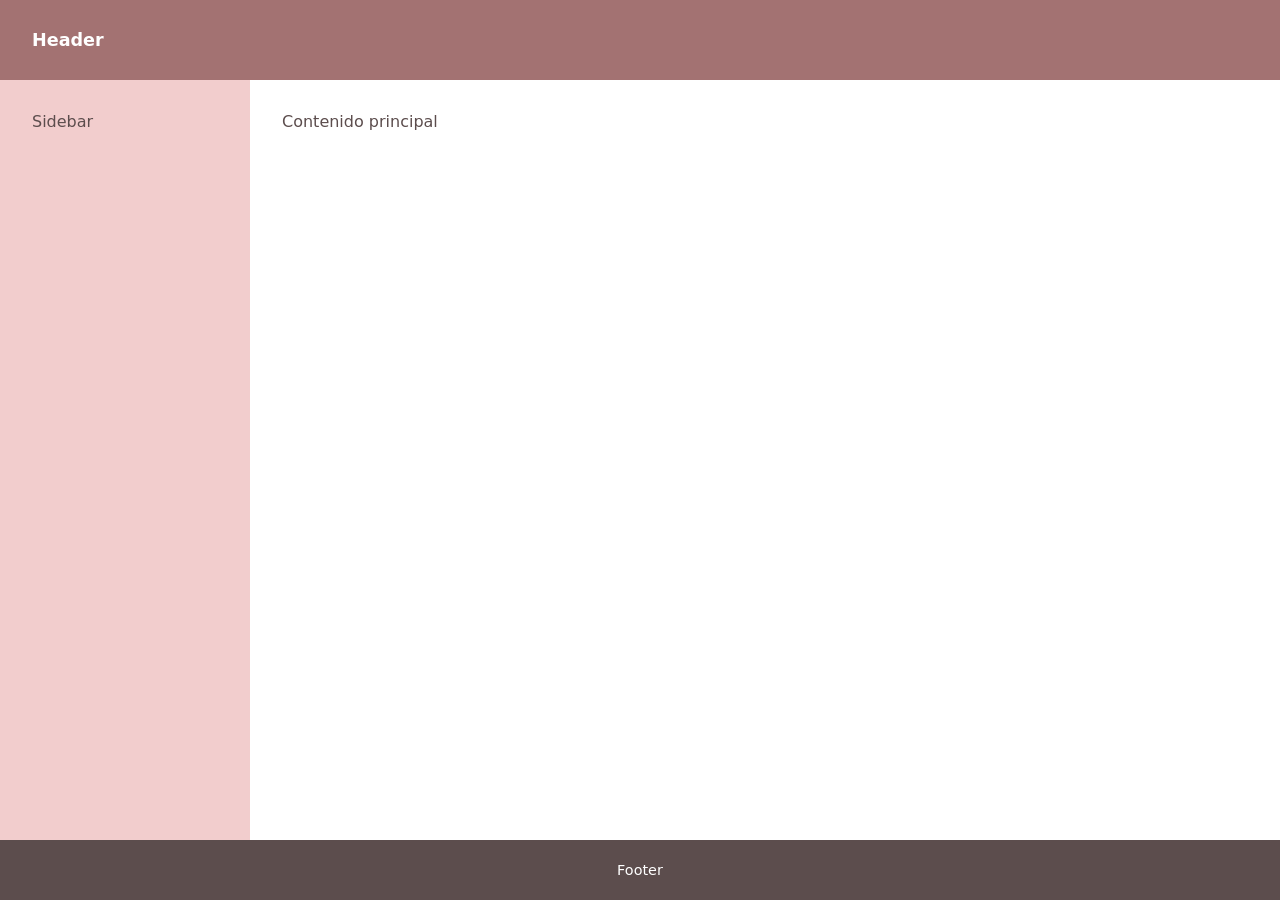
<file: Ejercicio 10/index.html>
<!DOCTYPE html>
<html lang="es">
<head>
  <meta charset="UTF-8">
  <title>Ejercicio 10</title>
  <link rel="stylesheet" href="styles.css">
</head>
<body>
  <div class="layout">
    <header class="header">Header</header>
    <aside class="sidebar">Sidebar</aside>
    <main class="contenido">Contenido principal</main>
    <footer class="footer">Footer</footer>
  </div>
</body>
</html>
</file>
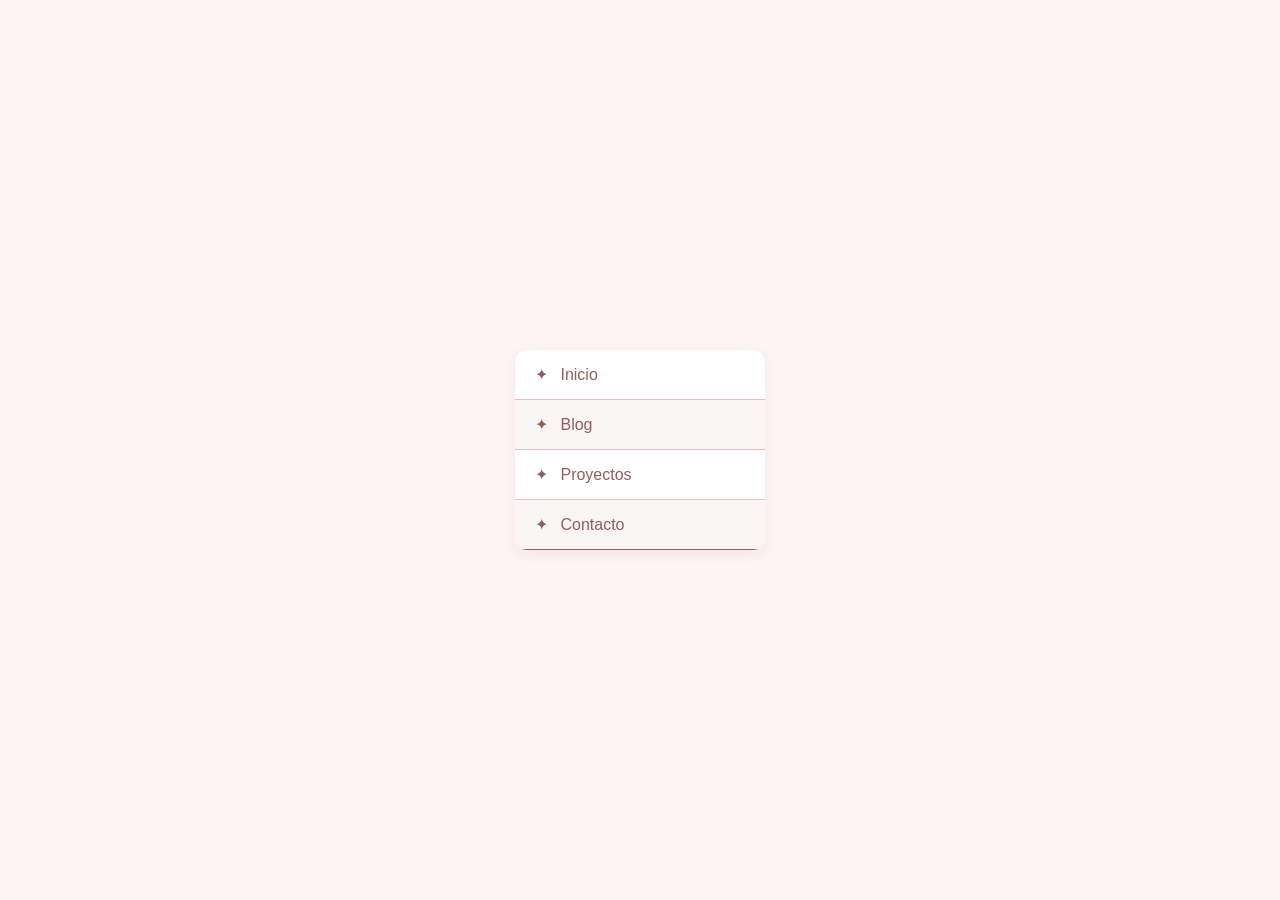
<file: Ejercicio 11/index.html>
<!DOCTYPE html>
<html lang="es">
<head>
  <meta charset="UTF-8">
  <title>Ejercicio 11</title>
  <link rel="stylesheet" href="styles.css">
</head>
<body>
  <ul class="lista-links">
    <li><a href="#">Inicio</a></li>
    <li><a href="#">Blog</a></li>
    <li><a href="#">Proyectos</a></li>
    <li><a href="#">Contacto</a></li>
  </ul>
</body>
</html>
</file>
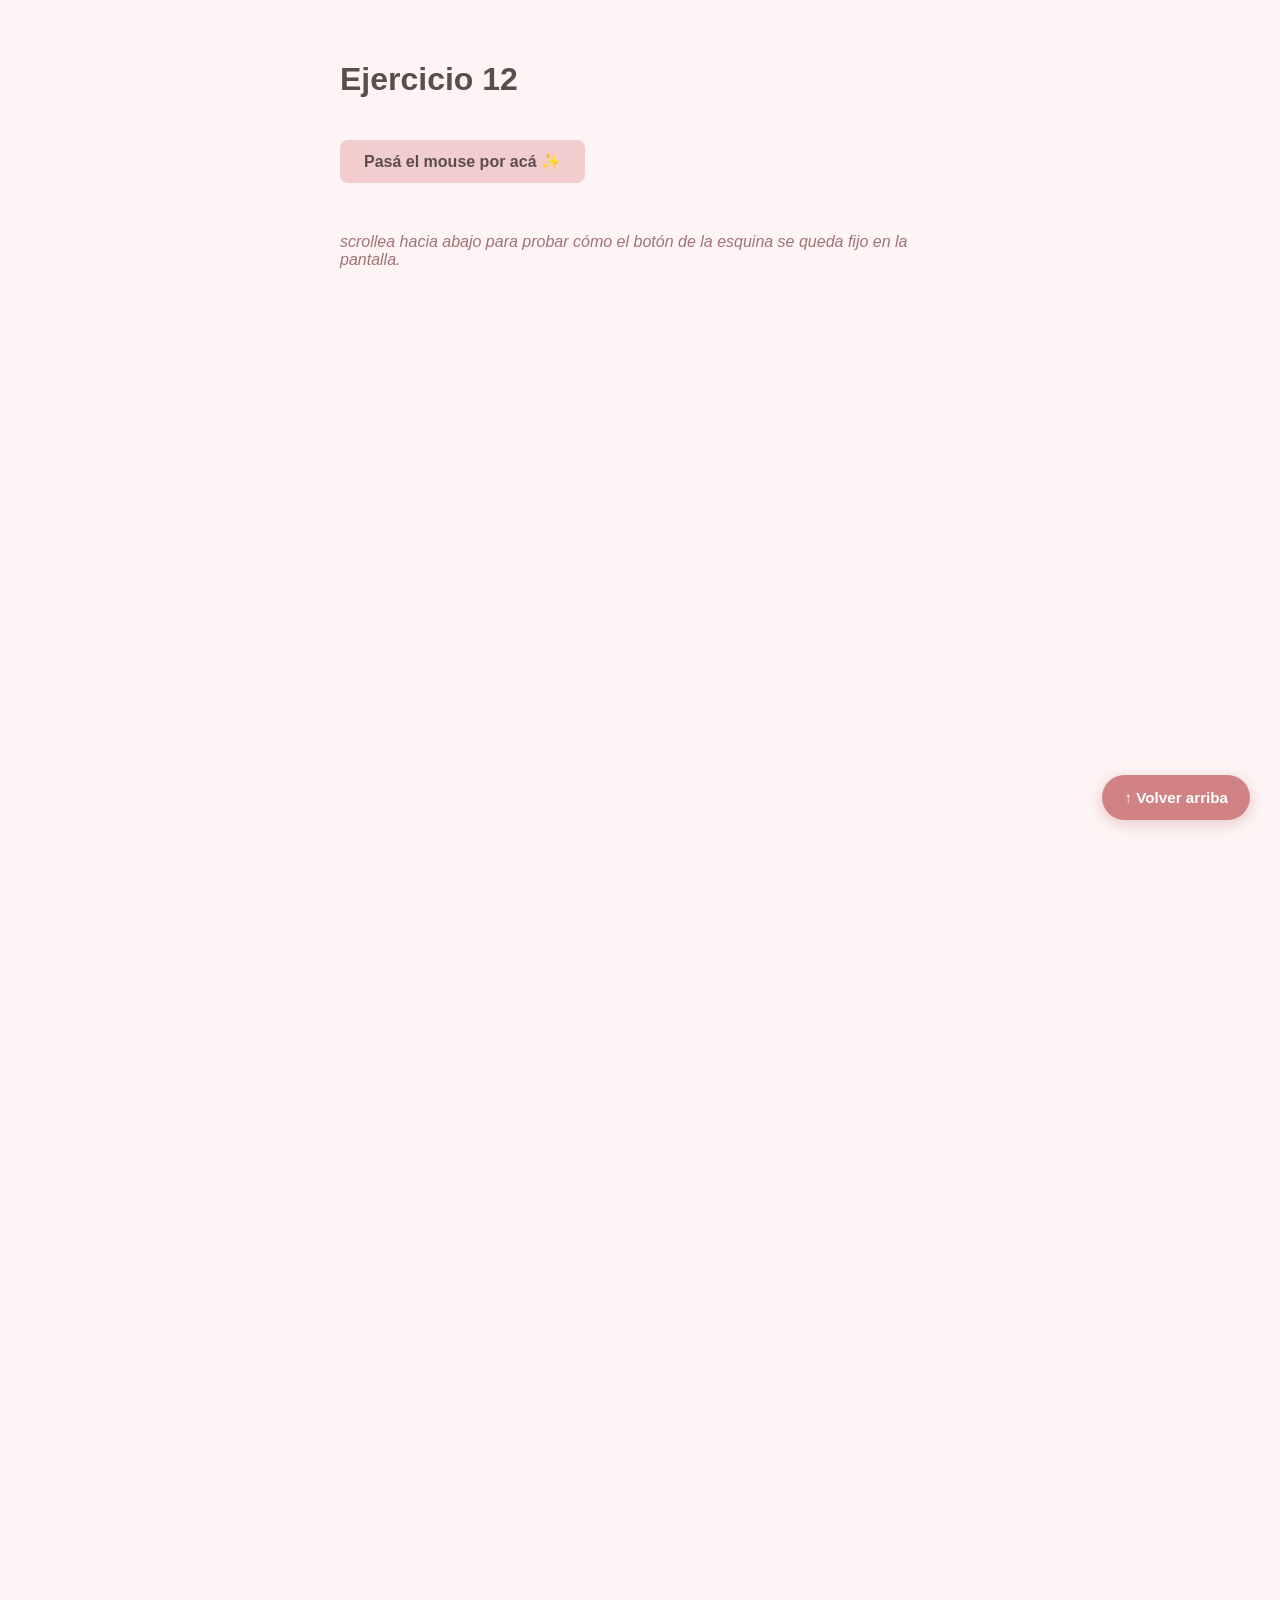
<file: Ejercicio 12/index.html>
<!DOCTYPE html>
<html lang="es">
<head>
  <meta charset="UTF-8">
  <title>Ejercicio 12 </title>
  <link rel="stylesheet" href="styles.css">
</head>
<body id="inicio">

  <main class="contenedor">
    <h1>Ejercicio 12</h1>
    
    <div class="tooltip-padre">
      Pasá el mouse por acá ✨
      
      
      <span class="tooltip-hijo">Tooltip con position: absolute</span>
    </div>

    <p class="texto-scroll">
      scrollea hacia abajo para probar cómo el botón de la esquina se queda fijo en la pantalla.
    </p>
  </main>

  
  <a href="#inicio" class="btn-volver">↑ Volver arriba</a>

</body>
</html>
</file>
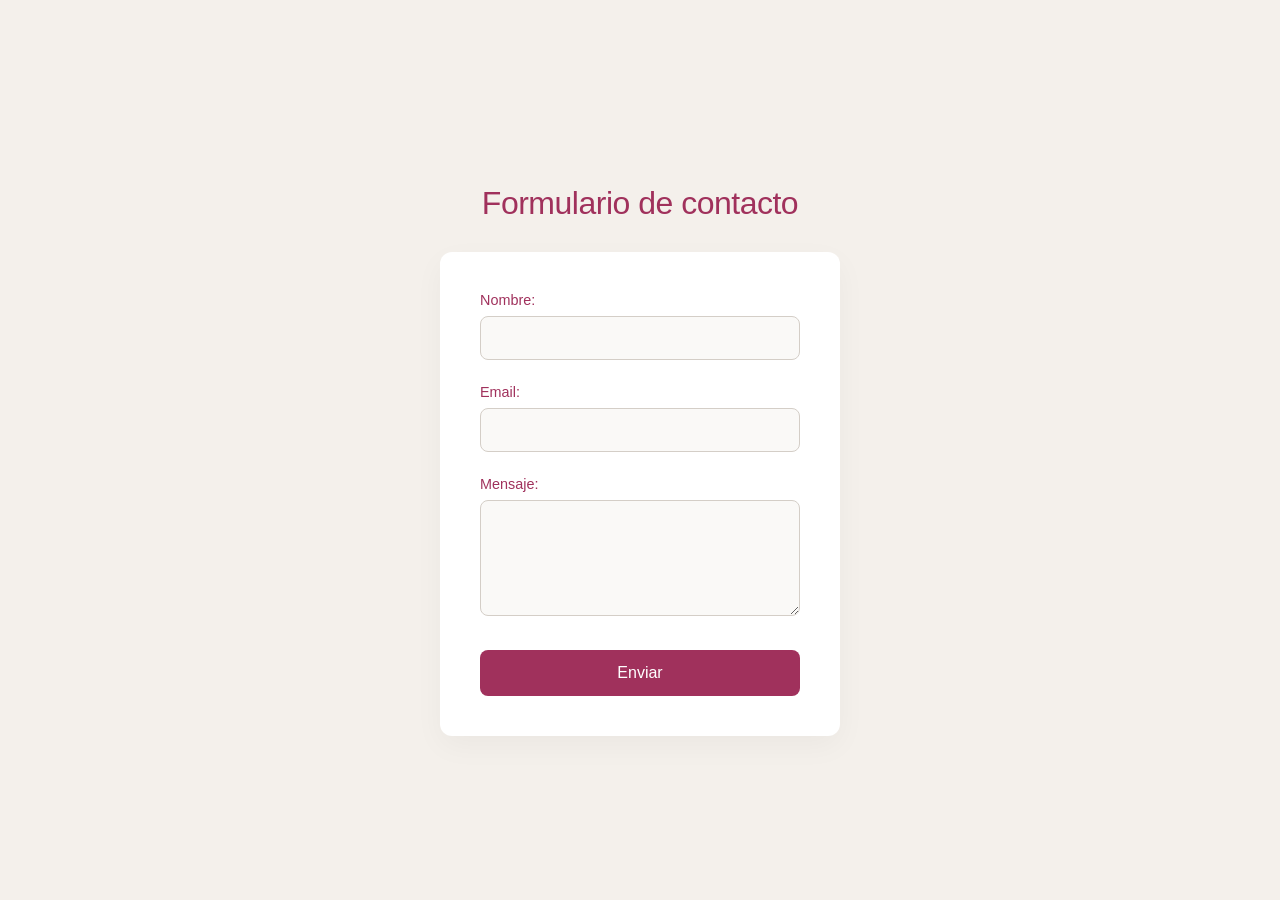
<file: Ejercicio 13/index.html>
<!DOCTYPE html>
<html lang="es">
<head>
  <meta charset="UTF-8">
  <title>Ejercicio 13</title>
  <link rel="stylesheet" href="styles.css">
</head>
<body>
  <h1>Formulario de contacto</h1>
  <form action="#" method="post">
    <div class="campo">
      <label for="nombre">Nombre:</label>
      <input type="text" id="nombre" name="nombre" required>
    </div>

    <div class="campo">
      <label for="email">Email:</label>
      <input type="email" id="email" name="email" required>
    </div>

    <div class="campo">
      <label for="mensaje">Mensaje:</label>
      <textarea id="mensaje" name="mensaje" rows="5" required></textarea>
    </div>

    <button type="submit">Enviar</button>
  </form>
</body>
</html>
</file>
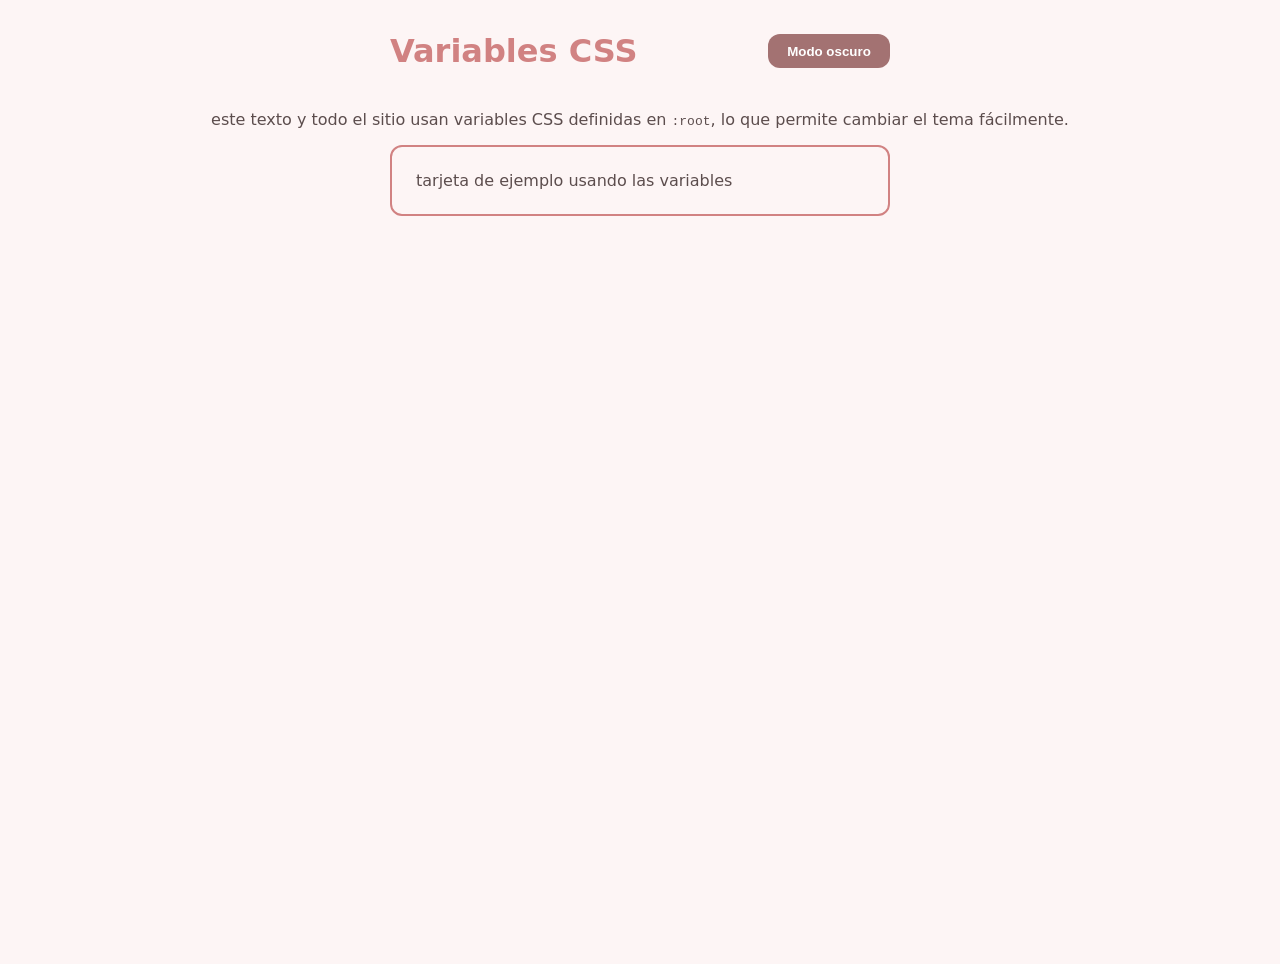
<file: Ejercicio 14/index.html>
<!DOCTYPE html>
<html lang="es">
<head>
  <meta charset="UTF-8">
  <title>Ejercicio 14</title>
  <link rel="stylesheet" href="styles.css">
</head>
<body>
  <div class="topbar">
    <h1>Variables CSS</h1>
    <button id="toggle-tema">Modo oscuro</button>
  </div>
  <p>este texto y todo el sitio usan variables CSS definidas en <code>:root</code>, lo que permite cambiar el tema fácilmente.</p>
  <div class="card">tarjeta de ejemplo usando las variables</div>

  <script>
    document.getElementById('toggle-tema').addEventListener('click', function () {
      document.body.classList.toggle('oscuro');
    });
  </script>
</body>
</html>
</file>
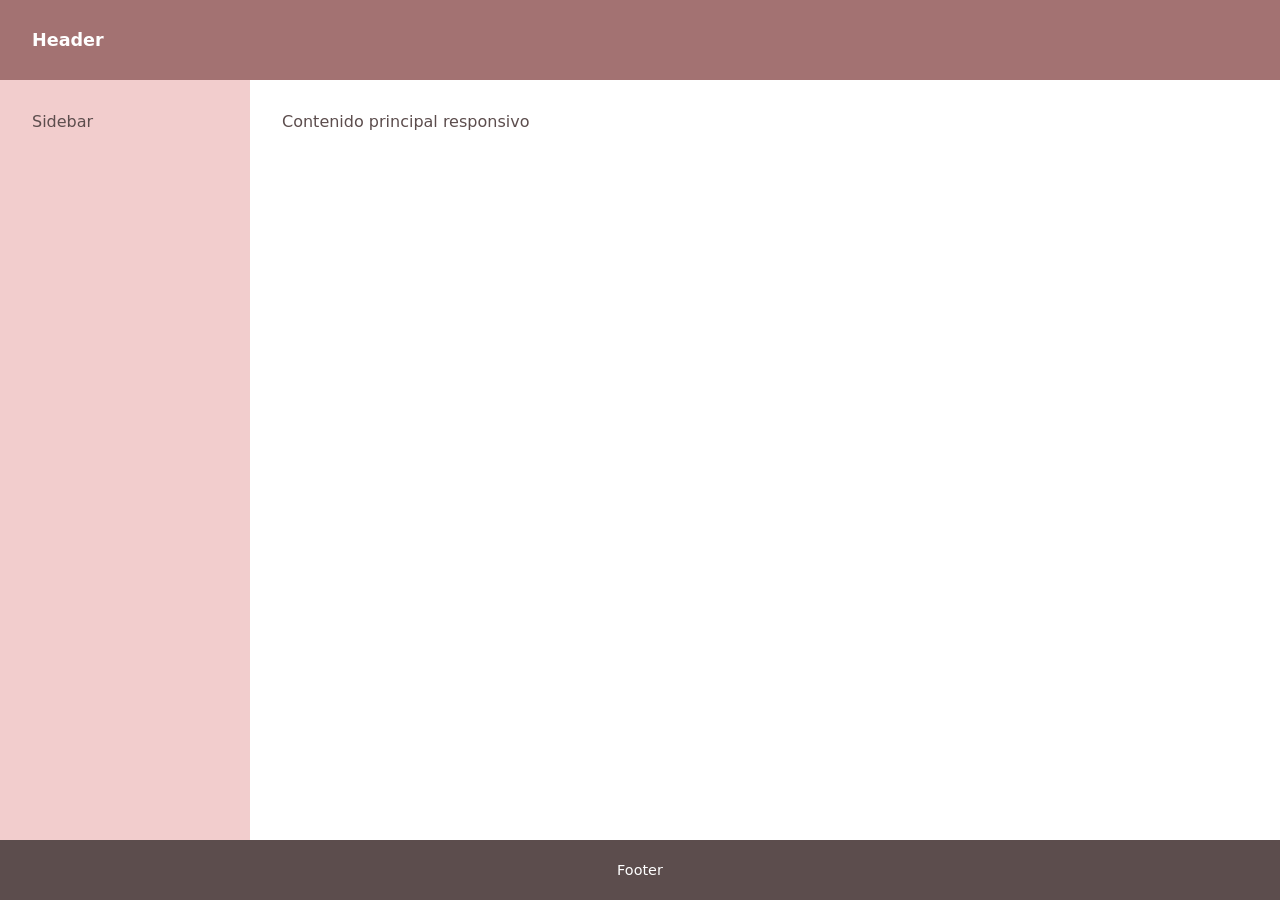
<file: Ejercicio 15/index.html>
<!DOCTYPE html>
<html lang="es">
<head>
  <meta charset="UTF-8">
  <title>Ejercicio 15</title>
  <link rel="stylesheet" href="styles.css">
</head>
<body>
  <div class="layout">
    <header class="header">Header</header>
    <aside class="sidebar">Sidebar</aside>
    <main class="contenido">Contenido principal responsivo</main>
    <footer class="footer">Footer</footer>
  </div>
</body>
</html>
</file>
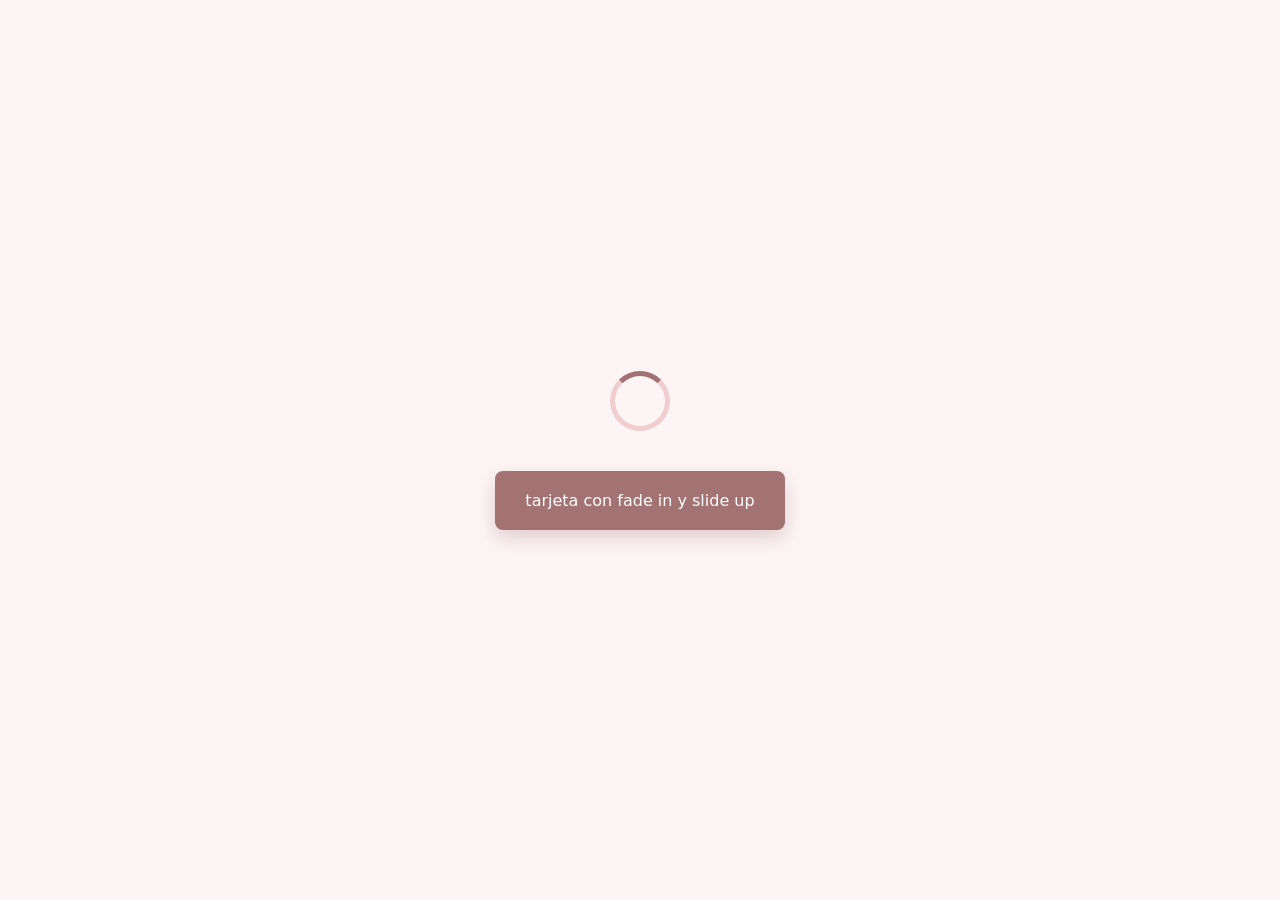
<file: Ejercicio 16/index.html>
<!DOCTYPE html>
<html lang="es">
<head>
  <meta charset="UTF-8">
  <title>Ejercicio 16</title>
  <link rel="stylesheet" href="styles.css">
</head>
<body>

  <div class="contenedor">
   
    <div class="spinner"></div>

   
    <div class="tarjeta">
      tarjeta con fade in y slide up
    </div>
  </div>

</body>
</html>
</file>
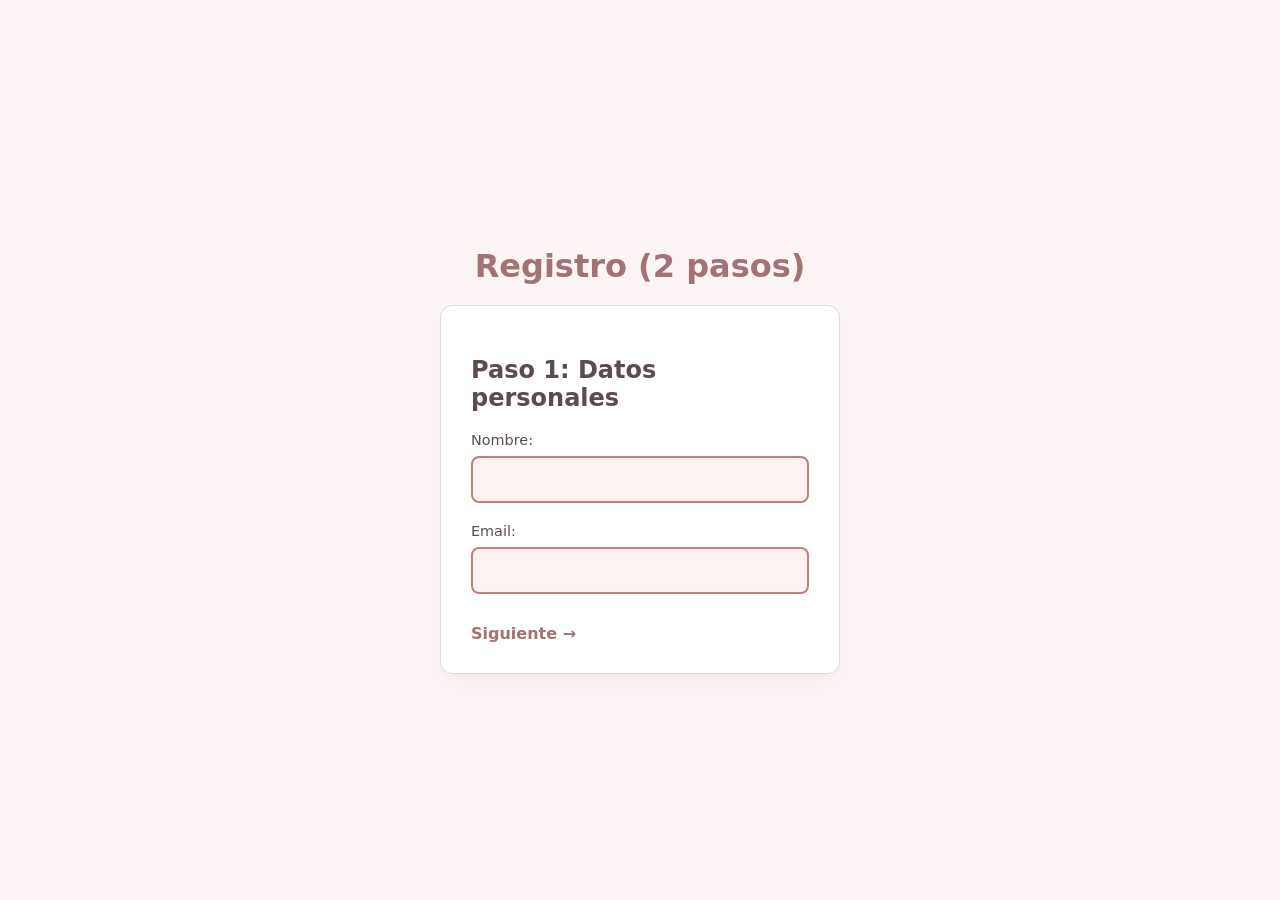
<file: Ejercicio 19/index.html>
<!DOCTYPE html>
<html lang="es">
<head>
  <meta charset="UTF-8">
  <title>Ejercicio 19</title>
  <link rel="stylesheet" href="styles.css">
</head>
<body>
  <h1>Registro (2 pasos)</h1>

  <form action="#" method="post">
    
    <section id="paso1" class="paso">
      <h2>Paso 1: Datos personales</h2>
      <div class="campo">
        <label for="nombre">Nombre:</label>
        <input type="text" id="nombre" name="nombre" required minlength="2">
      </div>
      <div class="campo">
        <label for="email">Email:</label>
        <input type="email" id="email" name="email" required>
      </div>
      <a href="#paso2" class="btn-siguiente">Siguiente →</a>
    </section>

    
    <section id="paso2" class="paso">
      <h2>Paso 2: Cuenta</h2>
      <div class="campo">
        <label for="usuario">Usuario:</label>
        <input type="text" id="usuario" name="usuario" required pattern="[A-Za-z0-9_]{4,}">
      </div>
      <div class="campo">
        <label for="password">Contraseña:</label>
        <input type="password" id="password" name="password" required minlength="6">
      </div>
      <a href="#paso1" class="btn-atras">← Atrás</a>
      <button type="submit">Registrarme</button>
    </section>
  </form>
</body>
</html>
</file>
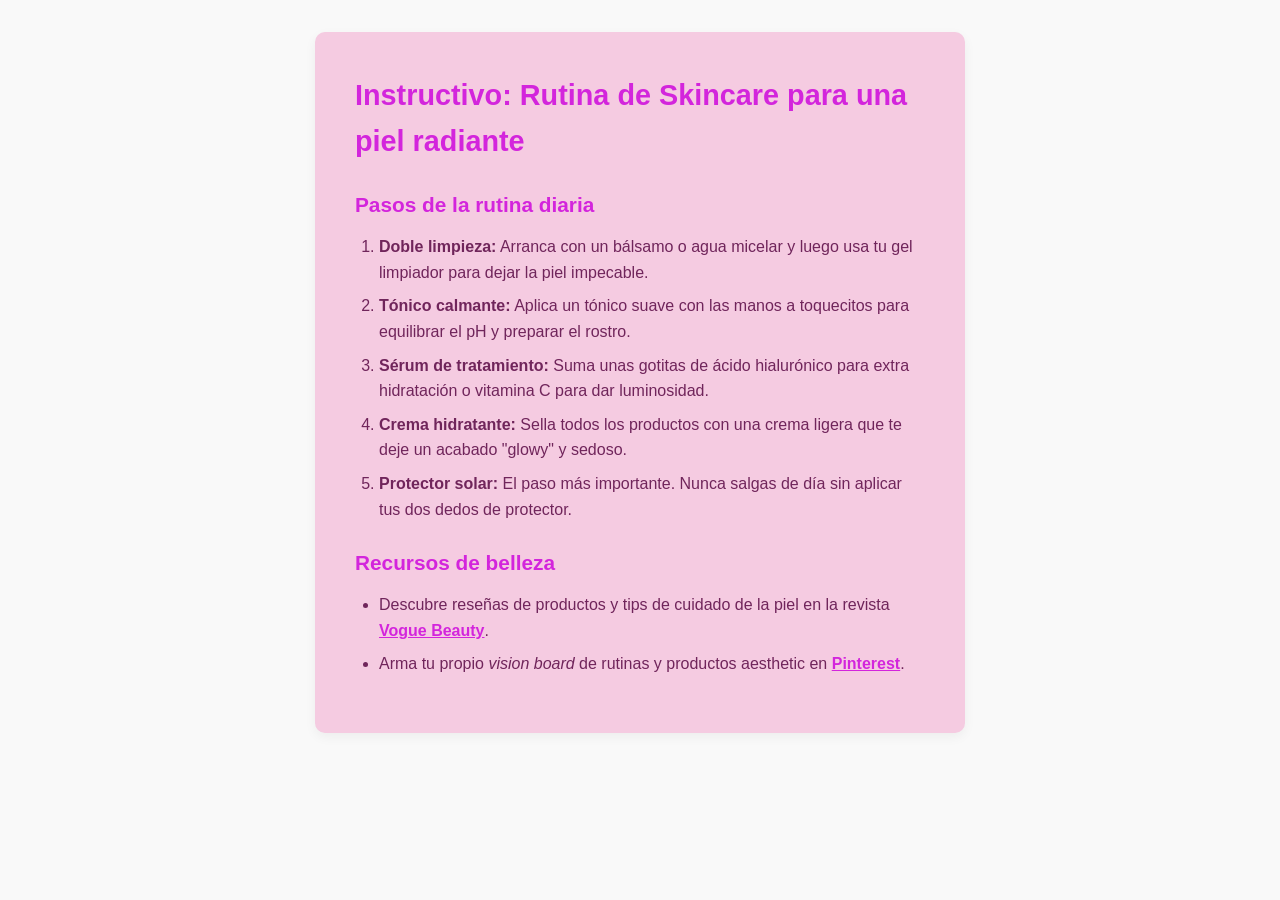
<file: Ejercicio 2/index.html>
<!DOCTYPE html>
<html lang="es">
<head>
  <meta charset="UTF-8">
  <meta name="viewport" content="width=device-width, initial-scale=1.0">
  <title>Ejercicio 2 - Skincare</title>
  <link rel="stylesheet" href="styles.css">
</head>
<body>

  <main class="container">
    <h1>Instructivo: Rutina de Skincare para una piel radiante</h1>

    <section>
      <h2>Pasos de la rutina diaria</h2>
      <ol class="lista-pasos">
        <li><strong>Doble limpieza:</strong> Arranca con un bálsamo o agua micelar y luego usa tu gel limpiador para dejar la piel impecable.</li>
        <li><strong>Tónico calmante:</strong> Aplica un tónico suave con las manos a toquecitos para equilibrar el pH y preparar el rostro.</li>
        <li><strong>Sérum de tratamiento:</strong> Suma unas gotitas de ácido hialurónico para extra hidratación o vitamina C para dar luminosidad.</li>
        <li><strong>Crema hidratante:</strong> Sella todos los productos con una crema ligera que te deje un acabado "glowy" y sedoso.</li>
        <li><strong>Protector solar:</strong> El paso más importante. Nunca salgas de día sin aplicar tus dos dedos de protector.</li>
      </ol>
    </section>

    <section>
      <h2>Recursos de belleza</h2>
      <ul class="lista-recursos">
        <li>
          Descubre reseñas de productos y tips de cuidado de la piel en la revista 
          <a href="https://www.vogue.com/article/simplified-skincare-routine" target="_blank">Vogue Beauty</a>.
        </li>
        <li>
          Arma tu propio <em>vision board</em> de rutinas y productos aesthetic en 
          <a href="https://ar.pinterest.com/" target="_blank" rel="noopener noreferrer">Pinterest</a>.
        </li>
      </ul>
    </section>
  </main>

</body>
</html>
</file>
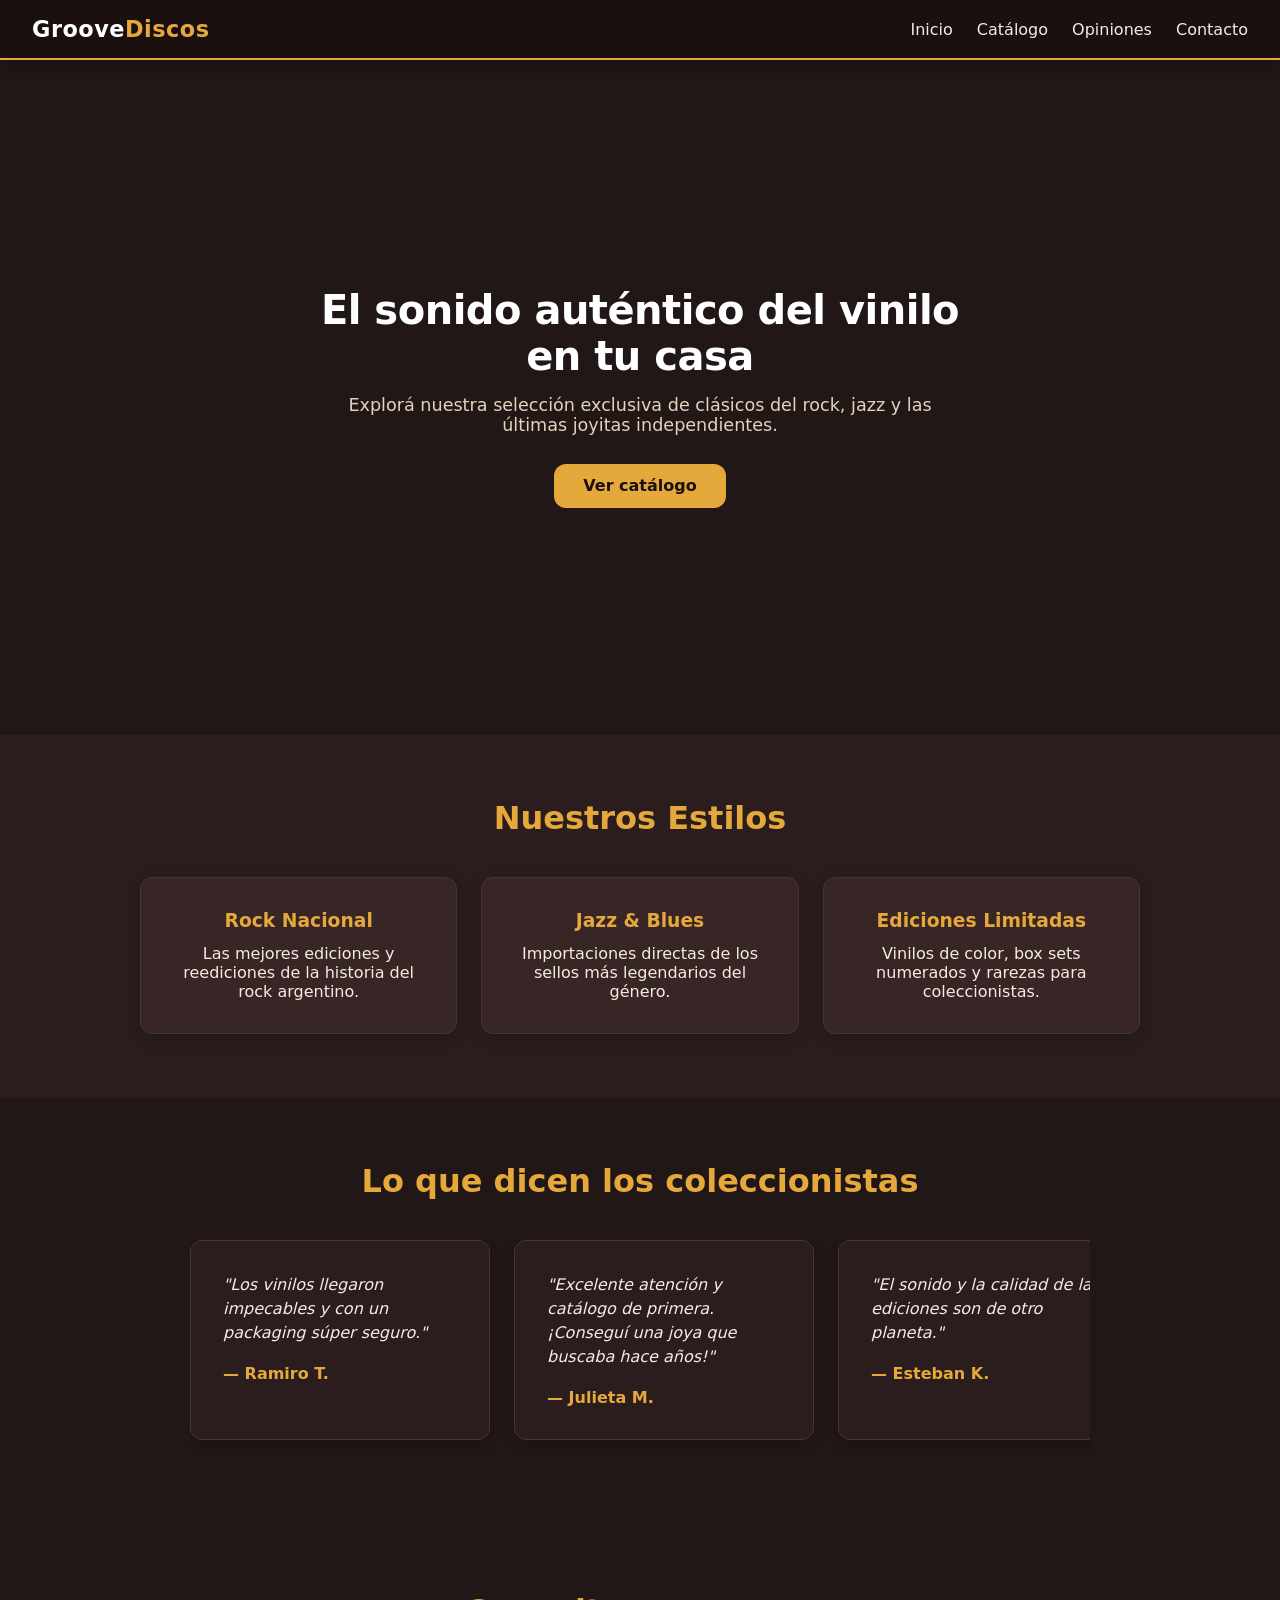
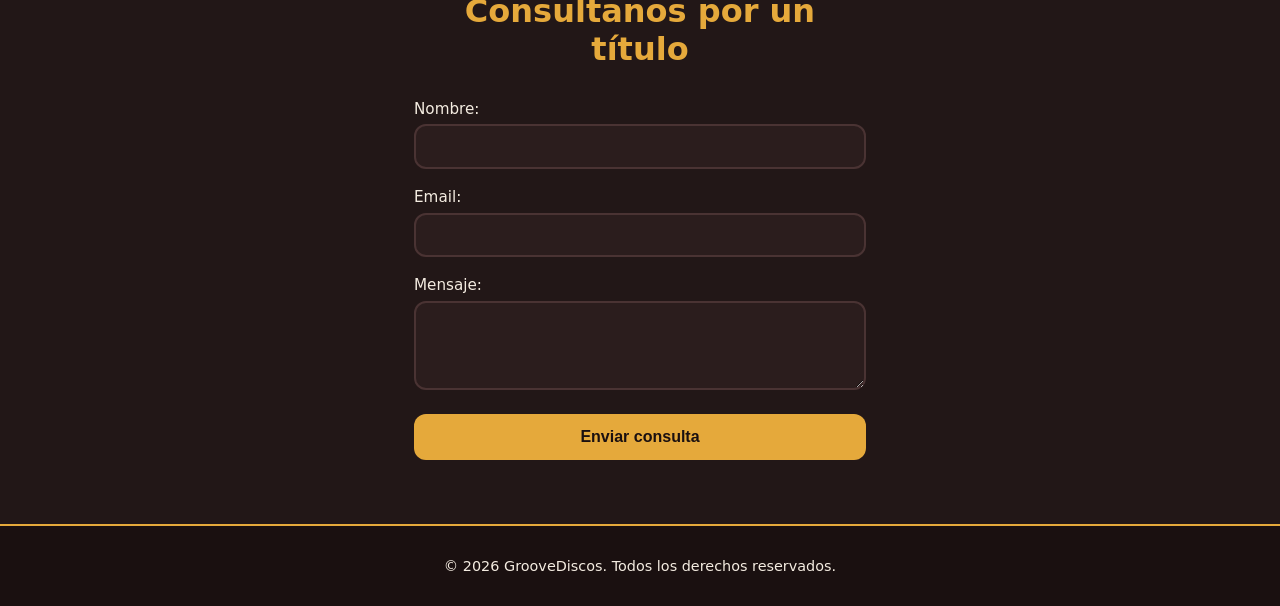
<file: Ejercicio 20/index.html>
<!DOCTYPE html>
<html lang="es">
<head>
  <meta charset="UTF-8">
  <title>Ejercicio 20 - Vinilos Groove</title>
  <link rel="stylesheet" href="styles.css">
</head>
<body>
  <header class="navbar">
    <div class="logo">Groove<span>Discos</span></div>
    <nav>
      <ul class="nav-links">
        <li><a href="#inicio">Inicio</a></li>
        <li><a href="#servicios">Catálogo</a></li>
        <li><a href="#testimonios">Opiniones</a></li>
        <li><a href="#contacto">Contacto</a></li>
      </ul>
    </nav>
  </header>

  <main>
    <section id="inicio" class="hero">
      <div class="hero-texto">
        <h1>El sonido auténtico del vinilo en tu casa</h1>
        <p>Explorá nuestra selección exclusiva de clásicos del rock, jazz y las últimas joyitas independientes.</p>
        <a href="#servicios" class="btn-cta">Ver catálogo</a>
      </div>
    </section>

    <section id="servicios" class="servicios">
      <h2>Nuestros Estilos</h2>
      <div class="grid-servicios">
        <article class="servicio-card">
          <h3>Rock Nacional</h3>
          <p>Las mejores ediciones y reediciones de la historia del rock argentino.</p>
        </article>
        <article class="servicio-card">
          <h3>Jazz & Blues</h3>
          <p>Importaciones directas de los sellos más legendarios del género.</p>
        </article>
        <article class="servicio-card">
          <h3>Ediciones Limitadas</h3>
          <p>Vinilos de color, box sets numerados y rarezas para coleccionistas.</p>
        </article>
      </div>
    </section>

    <section id="testimonios" class="testimonios">
      <h2>Lo que dicen los coleccionistas</h2>
      <div class="carrusel">
        <div class="testimonio-card">
          <p>"Los vinilos llegaron impecables y con un packaging súper seguro."</p>
          <span>— Ramiro T.</span>
        </div>
        <div class="testimonio-card">
          <p>"Excelente atención y catálogo de primera. ¡Conseguí una joya que buscaba hace años!"</p>
          <span>— Julieta M.</span>
        </div>
        <div class="testimonio-card">
          <p>"El sonido y la calidad de las ediciones son de otro planeta."</p>
          <span>— Esteban K.</span>
        </div>
      </div>
    </section>

    <section id="contacto" class="contacto">
      <h2>Consultanos por un título</h2>
      <form action="#" method="post">
        <div class="campo">
          <label for="nombre">Nombre:</label>
          <input type="text" id="nombre" name="nombre" required>
        </div>
        <div class="campo">
          <label for="email">Email:</label>
          <input type="email" id="email" name="email" required>
        </div>
        <div class="campo">
          <label for="mensaje">Mensaje:</label>
          <textarea id="mensaje" name="mensaje" rows="4" required></textarea>
        </div>
        <button type="submit">Enviar consulta</button>
      </form>
    </section>
  </main>

  <footer class="footer">
    <p>&copy; 2026 GrooveDiscos. Todos los derechos reservados.</p>
  </footer>
</body>
</html>
</file>
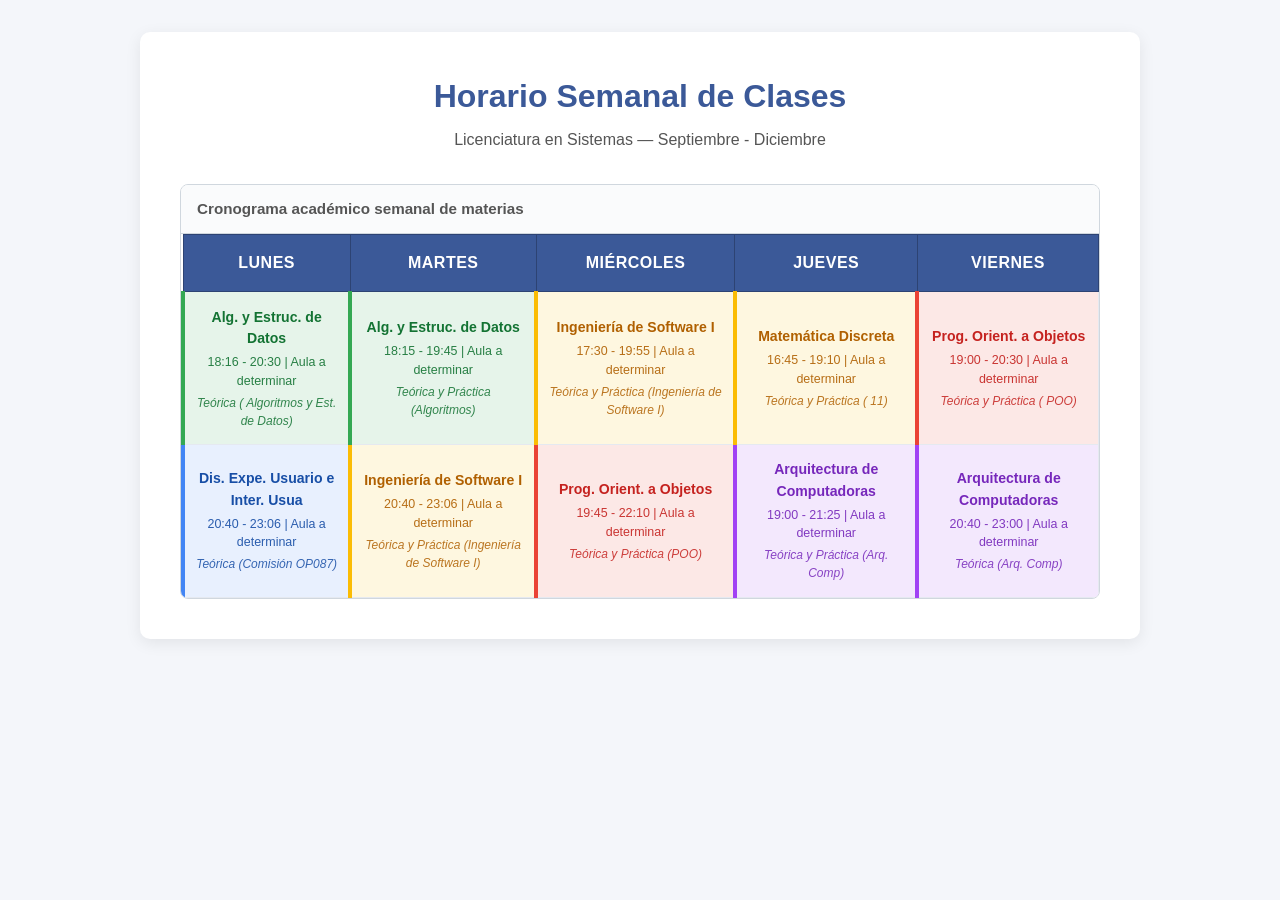
<file: Ejercicio 3/index.html>
<!DOCTYPE html>
<html lang="es">
<head>
  <meta charset="UTF-8">
  <meta name="viewport" content="width=device-width, initial-scale=1.0">
  <title>Ejercicio 3</title>
  <link rel="stylesheet" href="styles.css">
</head>
<body>

  <main class="container">
    <header class="header">
      <h1>Horario Semanal de Clases</h1>
      <p class="subtitle">Licenciatura en Sistemas — Septiembre - Diciembre</p>
    </header>

    <div class="table-responsive">
      <table class="schedule-table">
        <caption>Cronograma académico semanal de materias</caption>
        
        <thead>
          <tr>
            <th scope="col">Lunes</th>
            <th scope="col">Martes</th>
            <th scope="col">Miércoles</th>
            <th scope="col">Jueves</th>
            <th scope="col">Viernes</th>
          </tr>
        </thead>

        <tbody>
          <!-- PRIMER TURNO / TARDE - NOCHE -->
          <tr>
            
            <td class="cell-course course-dev">
              <span class="course-name">Alg. y Estruc. de Datos</span>
              <span class="course-room">18:16 - 20:30 | Aula a determinar</span>
              <span class="course-teacher">Teórica ( Algoritmos y Est. de Datos)</span>
            </td>

            <td class="cell-course course-dev">
              <span class="course-name">Alg. y Estruc. de Datos</span>
              <span class="course-room">18:15 - 19:45 | Aula a determinar</span>
              <span class="course-teacher">Teórica y Práctica (Algoritmos)</span>
            </td>

            <td class="cell-course course-logic">
              <span class="course-name">Ingeniería de Software I</span>
              <span class="course-room">17:30 - 19:55 | Aula a determinar</span>
              <span class="course-teacher">Teórica y Práctica (Ingeniería de Software I)</span>
            </td>

            <td class="cell-course course-logic">
              <span class="course-name">Matemática Discreta</span>
              <span class="course-room">16:45 - 19:10 | Aula a determinar</span>
              <span class="course-teacher">Teórica y Práctica ( 11)</span>
            </td>

            <td class="cell-course course-js">
              <span class="course-name">Prog. Orient. a Objetos</span>
              <span class="course-room">19:00 - 20:30 | Aula a determinar</span>
              <span class="course-teacher">Teórica y Práctica ( POO)</span>
            </td>
          </tr>

 
          <tr>
            <td class="cell-course course-ux">
              <span class="course-name">Dis. Expe. Usuario e Inter. Usua</span>
              <span class="course-room">20:40 - 23:06 | Aula a determinar</span>
              <span class="course-teacher">Teórica (Comisión OP087)</span>
            </td>

            <td class="cell-course course-logic">
              <span class="course-name">Ingeniería de Software I</span>
              <span class="course-room">20:40 - 23:06 | Aula a determinar</span>
              <span class="course-teacher">Teórica y Práctica (Ingeniería de Software I)</span>
            </td>

            <td class="cell-course course-js">
              <span class="course-name">Prog. Orient. a Objetos</span>
              <span class="course-room">19:45 - 22:10 | Aula a determinar</span>
              <span class="course-teacher">Teórica y Práctica (POO)</span>
            </td>

            <td class="cell-course course-lang">
              <span class="course-name">Arquitectura de Computadoras</span>
              <span class="course-room">19:00 - 21:25 | Aula a determinar</span>
              <span class="course-teacher">Teórica y Práctica (Arq. Comp)</span>
            </td>

            <td class="cell-course course-lang">
              <span class="course-name">Arquitectura de Computadoras</span>
              <span class="course-room">20:40 - 23:00 | Aula a determinar</span>
              <span class="course-teacher">Teórica (Arq. Comp)</span>
            </td>
          </tr>
        </tbody>

      </table>
    </div>
  </main>

</body>
</html>
</file>
<file: Ejercicio 10/styles.css>
* { 
  box-sizing: border-box; 
  margin: 0; 
}

body { 
  font-family: system-ui, -apple-system, sans-serif; 
  background-color: #fdf5f5;
  color: #5c4d4d;
}

.layout {
  display: grid;
  grid-template-areas:
    "header header"
    "sidebar contenido"
    "footer footer";
  grid-template-columns: 250px 1fr;
  grid-template-rows: 80px 1fr 60px;
  min-height: 100vh;
}

.header { 
  grid-area: header; 
  background-color: #a37272; 
  color: #ffffff; 
  display: flex; 
  align-items: center; 
  padding: 0 2rem;
  font-weight: 600;
  font-size: 1.1rem;
}

.sidebar { 
  grid-area: sidebar; 
  background-color: #f2cdcd; 
  padding: 2rem; 
}

.contenido { 
  grid-area: contenido; 
  background-color: #ffffff;
  padding: 2rem; 
}

.footer { 
  grid-area: footer; 
  background-color: #5c4d4d; 
  color: #ffffff; 
  display: flex; 
  align-items: center; 
  justify-content: center; 
  font-size: 0.9rem;
}
</file>
<file: Ejercicio 11/styles.css>
body {
  font-family: sans-serif;
  background-color: #fdf5f5;
  display: flex;
  justify-content: center;
  align-items: center;
  min-height: 100vh;
  margin: 0;
}


.lista-links {
  list-style: none;
  padding: 0;
  margin: 0;
  background-color: #ffffff;
  border-radius: 12px;
  box-shadow: 0 4px 15px rgba(230, 190, 190, 0.3);
  width: 250px;
  overflow: hidden; 
}


.lista-links li:nth-child(even) {
  background-color: #faf5f5;
}


.lista-links a {
  display: block;
  padding: 15px 20px;
  text-decoration: none;
  color: #8f5e5e;
  font-weight: 500;
  transition: all 0.3s ease;
  border-bottom: 1px solid #e5bfbf;
}

.lista-links li:last-child a {
  border-bottom: 1px solid #8f5e5e;
}

.lista-links a::before {
  content: "✦ ";
  color: #8f5e5e;
  margin-right: 8px;
  transition: color 0.3s ease;
}

.lista-links a:hover {
  background-color: #f2cdcd; 
  color: #5c4d4d; 
  padding-left: 28px; 
}
</file>
<file: Ejercicio 12/styles.css>
body {
  font-family:sans-serif;
  background-color: #fdf5f5; 
  color: #5c4d4d;
  min-height: 200vh; 
  margin: 0;
  padding: 40px;
}

.contenedor {
  max-width: 600px;
  margin: 0 auto;
}


.tooltip-padre {
  position: relative; 
  display: inline-block;
  background-color: #f2cdcd;
  padding: 12px 24px;
  border-radius: 8px;
  font-weight: 600;
  cursor: help;
  margin-top: 20px;
}


.tooltip-hijo {
  position: absolute; 
  bottom: 130%; 
  left: 50%;
  transform: translateX(-50%);
  
  background-color: #a37272;
  color: #ffffff;
  padding: 8px 14px;
  border-radius: 6px;
  font-size: 0.85rem;
  white-space: nowrap;
  
  opacity: 0;
  visibility: hidden;
  transition: all 0.3s ease;
  z-index: 10; 
}


.tooltip-padre:hover .tooltip-hijo {
  opacity: 1;
  visibility: visible;
  bottom: 140%; 
}

.texto-scroll {
  margin-top: 50px;
  color: #a37272;
  font-style: italic;
}


.btn-volver {
  position: fixed; 
  bottom: 80px;
  right: 30px;
  
  background-color: #d18282;
  color: #ffffff;
  text-decoration: none;
  padding: 14px 22px;
  border-radius: 50px;
  font-weight: 600;
  font-size: 0.95rem;
  box-shadow: 0 4px 15px rgba(209, 130, 130, 0.4);
  
  z-index: 100; 
  transition: all 0.3s ease;
}

.btn-volver:hover {
  background-color: #b06b6b;
  transform: translateY(-4px); 
}
</file>
<file: Ejercicio 13/styles.css>
body {
  font-family: Roboto, sans-serif;
  background-color: #f4f0eb;
  color: #a0315c;
  display: flex;
  flex-direction: column;
  align-items: center;
  justify-content: center;
  min-height: 100vh;
  margin: 0;
}

h1 {
  font-weight: 500;
  margin-bottom: 30px;
  letter-spacing: -0.5px;
}

form {
  background-color: #ffffff;
  padding: 40px;
  border-radius: 12px;
  box-shadow: 0 10px 30px rgba(0, 0, 0, 0.04);
  width: 100%;
  max-width: 400px;
  box-sizing: border-box;
}

.campo {
  margin-bottom: 24px;
  display: flex;
  flex-direction: column;
}

label {
  margin-bottom: 8px;
  font-size: 0.9rem;
  font-weight: 500;
}

input, textarea {
  padding: 12px 16px;
  border: 1px solid #d4cec7;
  border-radius: 8px;
  background-color: #faf9f7;
  font-family: inherit;
  font-size: 1rem;
  color: #333333;
  transition: all 0.3s ease;
  box-sizing: border-box;
}


input:focus, textarea:focus {
  outline: none;
  border-color: #8c7f75; 
  background-color: #ffffff;
  box-shadow: 0 0 0 3px rgba(140, 127, 117, 0.15);
}

textarea {
  resize: vertical; 
}


button {
  width: 100%;
  padding: 14px;
  margin-top: 10px;
  background-color: #a0315c;
  color: #ffffff;
  border: none;
  border-radius: 8px;
  font-size: 1rem;
  font-weight: 500;
  cursor: pointer;
  transition: background-color 0.3s ease, transform 0.1s ease;
}

button:hover {
  background-color: #87294e; 
  transform: translateY(-2px);
}


button:active {
  transform: scale(0.97);
}
</file>
<file: Ejercicio 14/styles.css>
:root {

  --color-primario: #d18282;
  --color-secundario: #a37272;
  --color-fondo: #fdf5f5;
  --color-texto: #5c4d4d;
  --espaciado: 1.5rem;
  --radio-borde: 12px;
}

body.oscuro {

  --color-fondo: #2c2424; 
  --color-texto: #f9f0f0; 
  --color-primario: #e6baba;
  --color-secundario: #c27f7f;
}

body {
  font-family: system-ui, -apple-system, sans-serif;
  background-color: var(--color-fondo);
  color: var(--color-texto);
  margin: 0;
  padding: 2rem;
  display: flex;
  flex-direction: column;
  align-items: center;
  min-height: 100vh;

  transition: background-color 0.4s ease, color 0.4s ease;
}

.topbar {
  display: flex;
  justify-content: space-between;
  align-items: center;
  width: 100%;
  max-width: 500px;
  margin-bottom: var(--espaciado);
}

h1 { 
  color: var(--color-primario); 
  margin: 0;
}

button {
  background-color: var(--color-secundario);
  color: #fff;
  border: none;
  padding: 0.6rem 1.2rem;
  border-radius: var(--radio-borde);
  font-weight: 600;
  cursor: pointer;
  transition: transform 0.2s ease, opacity 0.2s ease;
}

button:hover {
  transform: translateY(-2px);
  opacity: 0.9;
}

.card {
  padding: var(--espaciado);
  border: 2px solid var(--color-primario);
  border-radius: var(--radio-borde);
  width: 100%;
  max-width: 500px;
  box-sizing: border-box;
}
</file>
<file: Ejercicio 15/styles.css>
* { 
  box-sizing: border-box; 
  margin: 0; 
}

body { 
  font-family: system-ui, -apple-system, sans-serif; 
  background-color: #fdf5f5;
  color: #5c4d4d;
}

.layout {
  display: grid;
  grid-template-areas:
    "header header"
    "sidebar contenido"
    "footer footer";
  grid-template-columns: 250px 1fr;
  grid-template-rows: 80px 1fr 60px;
  min-height: 100vh;
}

.header { 
  grid-area: header; 
  background-color: #a37272; 
  color: #ffffff; 
  display: flex; 
  align-items: center; 
  padding: 0 2rem;
  font-weight: 600;
  font-size: 1.1rem;
}

.sidebar { 
  grid-area: sidebar; 
  background-color: #f2cdcd; 
  padding: 2rem; 
}

.contenido { 
  grid-area: contenido; 
  background-color: #ffffff;
  padding: 2rem; 
}

.footer { 
  grid-area: footer; 
  background-color: #5c4d4d; 
  color: #ffffff; 
  display: flex; 
  align-items: center; 
  justify-content: center; 
  font-size: 0.9rem;
}


@media (max-width: 768px) {
  .layout {
    grid-template-areas:
      "header"
      "contenido"
      "footer";
    grid-template-columns: 1fr; 
  }
  
  .sidebar {
    display: none; 
  }
}

@media (max-width: 480px) {
  .header {
    padding: 0 1rem;
    font-size: 1rem;
  }
  
  .contenido {
    padding: 1.5rem 1rem;
  }
  
  .footer {
    font-size: 0.8rem;
  }
}
</file>
<file: Ejercicio 16/styles.css>
body {
  font-family: system-ui, -apple-system, sans-serif;
  background-color: #fdf5f5;
  margin: 0;
  display: flex;
  justify-content: center;
  align-items: center;
  min-height: 100vh;
}

.contenedor {
  display: flex;
  flex-direction: column;
  align-items: center;
  gap: 40px; 
}


.spinner {
  width: 50px;
  height: 50px;
  border: 5px solid #f2cdcd;
  border-top: 5px solid #a37272; 
  border-radius: 50%;
  
 
  animation: girar 1s linear infinite;
}


@keyframes girar {
  0% {
    transform: rotate(0deg);
  }
  100% {
    transform: rotate(360deg);
  }
}

.tarjeta {
  background-color: #a37272;
  color: #ffffff;
  padding: 20px 30px;
  border-radius: 8px;
  font-weight: 500;
  box-shadow: 0 8px 20px rgba(163, 114, 114, 0.3);
  
 
  animation: aparecerSubiendo 0.8s ease-out forwards;
  
 
  opacity: 0; 
}


@keyframes aparecerSubiendo {
  0% {
    opacity: 0;
    transform: translateY(40px); 
  }
  100% {
    opacity: 1;
    transform: translateY(0);
  }
}
</file>
<file: Ejercicio 19/styles.css>
body { 
  font-family: system-ui, -apple-system, sans-serif; 
  background-color: #fdf5f5; 
  color: #5c4d4d;
  display: flex;
  flex-direction: column;
  align-items: center;
  justify-content: center;
  min-height: 100vh;
  margin: 0;
}

h1 {
  color: #a37272;
  margin-bottom: 20px;
}

form {
  width: 100%;
  max-width: 400px;
}

.paso {
  display: none;
  background-color: #ffffff;
  padding: 30px;
  border: 1px solid #e8d7d7;
  border-radius: 12px;
  box-shadow: 0 10px 30px rgba(0, 0, 0, 0.04);
  box-sizing: border-box;
}

#paso1 { display: block; }


#paso2:target { display: block; }
#paso1:has(~ #paso2:target) { display: none; }

.campo { 
  margin-bottom: 20px; 
}

label { 
  display: block; 
  font-weight: 500; 
  margin-bottom: 8px;
  font-size: 0.9rem;
}

input {
  width: 100%;
  padding: 12px 16px;
  border: 2px solid #d4cec7;
  border-radius: 8px;
  background-color: #faf9f7;
  font-family: inherit;
  font-size: 1rem;
  box-sizing: border-box;
  transition: border-color 0.3s ease;
}

input:focus {
  outline: none;
  border-color: #a37272;
  background-color: #ffffff;
}


input:valid { 
  border-color: #7ba482; 
}

input:invalid:not(:placeholder-shown) { 
  border-color: #c27f7f;
}

input:required:invalid:not(:placeholder-shown) { 
  background-color: #fcf2f2; 
}

.btn-siguiente, .btn-atras {
  display: inline-block;
  margin-top: 10px;
  text-decoration: none;
  color: #a37272;
  font-weight: 600;
  transition: opacity 0.2s ease;
}

.btn-siguiente:hover, .btn-atras:hover {
  opacity: 0.8;
}

button[type="submit"] {
  width: 100%;
  margin-top: 15px;
  padding: 14px;
  background-color: #a37272;
  color: #ffffff;
  border: none;
  border-radius: 8px;
  font-size: 1rem;
  font-weight: 500;
  cursor: pointer;
  transition: background-color 0.3s ease, transform 0.1s ease;
}

button[type="submit"]:hover {
  background-color: #87294e;
  transform: translateY(-1px);
}
</file>
<file: Ejercicio 2/styles.css>
* {
  margin: 0;
  padding: 0;
  box-sizing: border-box;
}

body {
  font-family: Arial, Helvetica, sans-serif;
  line-height: 1.6;
  color: #70255b;
  background-color: #f9f9f9;
  padding: 2rem;
}

.container {
  max-width: 650px;
  background: #f5cbe1;
  padding: 2.5rem;
  border-radius: 10px;
  box-shadow: 0 4px 12px rgba(0, 0, 0, 0.05);
  margin: 0 auto;
}

h1 {
  color: #d325dc;
  font-size: 1.8rem;
  margin-bottom: 1.5rem;
}

h2 {
  color: #d325dc;
  font-size: 1.3rem;
  margin-top: 1.5rem;
  margin-bottom: 0.8rem;
}


ol, ul {
  padding-left: 1.5rem;
  margin-bottom: 1rem;
}

li {
  margin-bottom: 0.5rem;
}


a {
  color: #d325dc;
  text-decoration: underline;
  font-weight: bold;
}

a:hover {
  color: #d325dc;
  text-decoration: none;
}
</file>
<file: Ejercicio 20/styles.css>
:root {
  --color-primario: #2b1d1d;     /* Bordó muy oscuro / casi negro */
  --color-acento: #e5a93b;       /* Amarillo dorado brillante */
  --color-fondo: #221717;        /* Fondo general oscuro y profundo */
  --color-texto: #f4ece1;        /* Texto en tono crema claro */
  --espaciado: 1.5rem;
  --radio: 12px;
}

* { 
  box-sizing: border-box; 
  margin: 0; 
  padding: 0; 
}

html {
  scroll-behavior: smooth;
}

body {
  font-family: system-ui, -apple-system, sans-serif;
  color: var(--color-texto);
  background-color: var(--color-fondo);
}

.navbar {
  display: flex;
  justify-content: space-between;
  align-items: center;
  background-color: #1a1010;
  padding: 1rem 2rem;
  position: sticky;
  top: 0;
  z-index: 100;
  box-shadow: 0 4px 15px rgba(0, 0, 0, 0.3);
  border-bottom: 2px solid var(--color-acento);
}

.logo { 
  color: #fff; 
  font-size: 1.4rem; 
  font-weight: bold; 
  letter-spacing: 0.5px;
}

.logo span { 
  color: var(--color-acento); 
}

.nav-links {
  display: flex;
  list-style: none;
  gap: 1.5rem;
}

.nav-links a { 
  color: var(--color-texto); 
  text-decoration: none; 
  font-weight: 500;
  transition: color 0.2s ease;
}

.nav-links a:hover { 
  color: var(--color-acento); 
}

.hero {
  min-height: 75vh;
  display: flex;
  align-items: center;
  justify-content: center;
  text-align: center;
  padding: var(--espaciado);
  background: linear-gradient(rgba(34, 23, 23, 0.85), rgba(34, 23, 23, 0.85)),
              url('https://images.unsplash.com/photo-1539375665275-f9de415ef9ac?q=80&w=1200&auto=format&fit=crop') center/cover no-repeat;
  color: #fff;
  animation: aparecer 1s ease-out;
}

.hero-texto { 
  max-width: 650px; 
}

.hero h1 { 
  font-size: 2.5rem; 
  margin-bottom: 1rem; 
  letter-spacing: -0.5px;
  color: #ffffff;
}

.hero p { 
  margin-bottom: 1.8rem; 
  font-size: 1.1rem;
  color: #e3d2be;
}

.btn-cta {
  display: inline-block;
  background-color: var(--color-acento);
  color: #1a1010;
  text-decoration: none;
  padding: 0.8rem 1.8rem;
  border-radius: var(--radio);
  font-weight: 700;
  transition: background-color 0.3s ease, transform 0.2s ease;
}

.btn-cta:hover { 
  background-color: #f0bc5e; 
  transform: translateY(-2px);
}

@keyframes aparecer {
  from { opacity: 0; transform: translateY(20px); }
  to { opacity: 1; transform: translateY(0); }
}

.servicios {
  padding: 4rem var(--espaciado);
  text-align: center;
  background-color: #2b1d1d;
}

.servicios h2 { 
  margin-bottom: 2.5rem; 
  color: var(--color-acento);
  font-size: 2rem;
}

.grid-servicios {
  display: grid;
  grid-template-columns: repeat(auto-fit, minmax(240px, 1fr));
  gap: 1.5rem;
  max-width: 1000px;
  margin: 0 auto;
}

.servicio-card {
  background-color: #382525;
  padding: 2rem var(--espaciado);
  border: 1px solid #4a3333;
  border-radius: var(--radio);
  box-shadow: 0 4px 15px rgba(0, 0, 0, 0.2);
  transition: transform 0.2s ease, box-shadow 0.2s ease;
}

.servicio-card h3 {
  color: var(--color-acento);
  margin-bottom: 0.8rem;
}

.servicio-card:hover {
  transform: translateY(-5px);
  box-shadow: 0 8px 25px rgba(229, 169, 59, 0.15);
}

.testimonios {
  padding: 4rem var(--espaciado);
  background-color: var(--color-fondo);
  text-align: center;
}

.testimonios h2 { 
  margin-bottom: 2.5rem; 
  color: var(--color-acento);
  font-size: 2rem;
}

.carrusel {
  display: flex;
  gap: 1.5rem;
  overflow-x: auto;
  scroll-snap-type: x mandatory;
  padding-bottom: 1.5rem;
  max-width: 900px;
  margin: 0 auto;
  scrollbar-width: thin;
}

.testimonio-card {
  flex: 0 0 300px;
  scroll-snap-align: center;
  background-color: #2b1d1d;
  border: 1px solid #4a3333;
  border-radius: var(--radio);
  padding: 2rem;
  box-shadow: 0 4px 12px rgba(0, 0, 0, 0.2);
  text-align: left;
}

.testimonio-card p {
  font-style: italic;
  line-height: 1.5;
  color: #f4ece1;
}

.testimonio-card span {
  display: block;
  margin-top: 1.2rem;
  font-weight: 600;
  color: var(--color-acento);
}

.contacto {
  padding: 4rem var(--espaciado);
  max-width: 500px;
  margin: 0 auto;
}

.contacto h2 { 
  text-align: center; 
  margin-bottom: 2rem; 
  color: var(--color-acento);
  font-size: 2rem;
}

.campo { 
  margin-bottom: 1.2rem; 
}

.campo label { 
  display: block; 
  margin-bottom: 0.4rem; 
  font-weight: 500; 
  font-size: 0.95rem;
  color: #f4ece1;
}

.campo input, .campo textarea {
  width: 100%;
  padding: 0.8rem;
  border: 2px solid #4a3333;
  border-radius: var(--radio);
  background-color: #2b1d1d;
  color: #f4ece1;
  font-family: inherit;
  transition: border-color 0.3s ease;
}

.campo input:focus, .campo textarea:focus {
  outline: none;
  border-color: var(--color-acento);
  background-color: #382525;
}

.contacto button {
  width: 100%;
  padding: 0.9rem;
  background-color: var(--color-acento);
  color: #1a1010;
  border: none;
  border-radius: var(--radio);
  font-size: 1rem;
  font-weight: 700;
  cursor: pointer;
  transition: background-color 0.3s ease, transform 0.1s ease;
}

.contacto button:hover { 
  background-color: #f0bc5e; 
  transform: translateY(-1px);
}

.footer {
  text-align: center;
  padding: 2rem;
  background-color: #1a1010;
  color: #f4ece1;
  font-size: 0.9rem;
  border-top: 2px solid var(--color-acento);
}

@media (max-width: 768px) {
  .nav-links { gap: 1rem; font-size: 0.9rem; }
  .hero h1 { font-size: 1.8rem; }
}

@media (max-width: 480px) {
  .navbar { flex-direction: column; gap: 0.8rem; }
  .grid-servicios { grid-template-columns: 1fr; }
}
</file>
<file: Ejercicio 3/styles.css>
:root {
  --font-family: Arial, Helvetica, sans-serif;
  --bg-page: #f4f6fa;
  --bg-container: #ffffff;
  --color-primary: #3b5998;
  --color-primary-dark: #2d4373;
  --color-text: #222222;
  --color-text-muted: #555555;
  --color-border: #d0d7de;
  --color-border-light: #e5e9f0;

 
  --bg-ux: #e8f0fe;
  --border-ux: #4285f4;
  --text-ux: #174ea6;

  --bg-dev: #e6f4ea;
  --border-dev: #34a853;
  --text-dev: #137333;

  --bg-logic: #fef7e0;
  --border-logic: #fbbc04;
  --text-logic: #b06000;

  --bg-js: #fce8e6;
  --border-js: #ea4335;
  --text-js: #c5221f;

  --bg-lang: #f3e8fd;
  --border-lang: #a142f4;
  --text-lang: #7627bb;

  --bg-db: #e0f2f1;
  --border-db: #00897b;
  --text-db: #004d40;

  --bg-workshop: #fff0d4;
  --border-workshop: #fb8c00;
  --text-workshop: #e65100;

  --bg-break: #f1f3f4;
  --text-break: #5f6368;

  --border-radius: 10px;
  --shadow-card: 0 4px 16px rgba(0, 0, 0, 0.08);
  --transition: all 0.2s ease-in-out;
}


* {
  margin: 0;
  padding: 0;
  box-sizing: border-box;
}

body {
  font-family: var(--font-family);
  line-height: 1.5;
  color: var(--color-text);
  background-color: var(--bg-page);
  padding: 2rem 1rem;
}

.container {
  max-width: 1000px;
  margin: 0 auto;
  background: var(--bg-container);
  padding: 2.5rem;
  border-radius: var(--border-radius);
  box-shadow: var(--shadow-card);
}

.header {
  margin-bottom: 2rem;
  text-align: center;
}

.header h1 {
  color: var(--color-primary);
  font-size: 2rem;
  margin-bottom: 0.5rem;
}

.subtitle {
  color: var(--color-text-muted);
  font-size: 1rem;
  font-weight: 500;
}

.table-responsive {
  width: 100%;
  overflow-x: auto;
  border: 1px solid var(--color-border);
  border-radius: 8px;
}


.schedule-table {
  width: 100%;
  border-collapse: collapse;
  text-align: center;
  min-width: 720px;
}

caption {
  caption-side: top;
  font-size: 0.95rem;
  font-weight: 600;
  color: var(--color-text-muted);
  padding: 0.8rem 1rem;
  text-align: left;
  background-color: #fafbfc;
  border-bottom: 1px solid var(--color-border);
}


thead th {
  background-color: var(--color-primary);
  color: #ffffff;
  padding: 1rem 0.8rem;
  font-size: 1rem;
  font-weight: 600;
  text-transform: uppercase;
  letter-spacing: 0.5px;
  border: 1px solid var(--color-primary-dark);
}

thead th.col-time {
  width: 130px;
  background-color: var(--color-primary-dark);
}


tbody th.row-time {
  background-color: #f7f9fc;
  color: var(--color-text-muted);
  font-weight: 600;
  font-size: 0.88rem;
  padding: 1rem 0.5rem;
  border: 1px solid var(--color-border-light);
  white-space: nowrap;
}

td {
  border: 1px solid var(--color-border-light);
  padding: 0.9rem 0.6rem;
  vertical-align: middle;
  transition: var(--transition);
}

tbody tr:hover td:not(.cell-break) {
  filter: brightness(0.97);
}

.cell-course {
  font-size: 0.88rem;
}

.cell-course span {
  display: block;
}

.course-name {
  font-weight: bold;
  margin-bottom: 0.25rem;
}

.course-room {
  font-size: 0.78rem;
  opacity: 0.9;
}

.course-teacher {
  font-size: 0.75rem;
  font-style: italic;
  margin-top: 0.2rem;
  opacity: 0.85;
}


.course-ux {
  background-color: var(--bg-ux);
  color: var(--text-ux);
  border-left: 4px solid var(--border-ux);
}

.course-dev {
  background-color: var(--bg-dev);
  color: var(--text-dev);
  border-left: 4px solid var(--border-dev);
}

.course-logic {
  background-color: var(--bg-logic);
  color: var(--text-logic);
  border-left: 4px solid var(--border-logic);
}

.course-js {
  background-color: var(--bg-js);
  color: var(--text-js);
  border-left: 4px solid var(--border-js);
}

.course-lang {
  background-color: var(--bg-lang);
  color: var(--text-lang);
  border-left: 4px solid var(--border-lang);
}

.course-db {
  background-color: var(--bg-db);
  color: var(--text-db);
  border-left: 4px solid var(--border-db);
}

.course-workshop {
  background-color: var(--bg-workshop);
  color: var(--text-workshop);
  border-left: 4px solid var(--border-workshop);
}


.cell-break {
  background-color: var(--bg-break);
  color: var(--text-break);
  font-weight: 600;
  font-size: 0.9rem;
  padding: 0.75rem;
  letter-spacing: 0.5px;
}

.cell-empty {
  background-color: #fafafa;
  color: #888888;
  font-size: 0.82rem;
  font-style: italic;
}


tfoot {
  background-color: #f8f9fa;
  border-top: 2px solid var(--color-primary);
}

tfoot th.tfoot-title {
  background-color: #e9ecef;
  color: var(--color-text);
  font-weight: 600;
  font-size: 0.85rem;
  padding: 0.8rem;
  border: 1px solid var(--color-border-light);
  white-space: nowrap;
}

tfoot td {
  font-size: 0.85rem;
  font-weight: 600;
  color: var(--color-text-muted);
  border: 1px solid var(--color-border-light);
}

tfoot .tfoot-note {
  text-align: left;
  padding: 0.8rem 1.2rem;
  font-weight: normal;
  font-size: 0.82rem;
  color: #495057;
}

@media (max-width: 768px) {
  body {
    padding: 1rem 0.5rem;
  }

  .container {
    padding: 1.2rem;
  }

  .header h1 {
    font-size: 1.5rem;
  }

  .subtitle {
    font-size: 0.9rem;
  }
}
</file>
